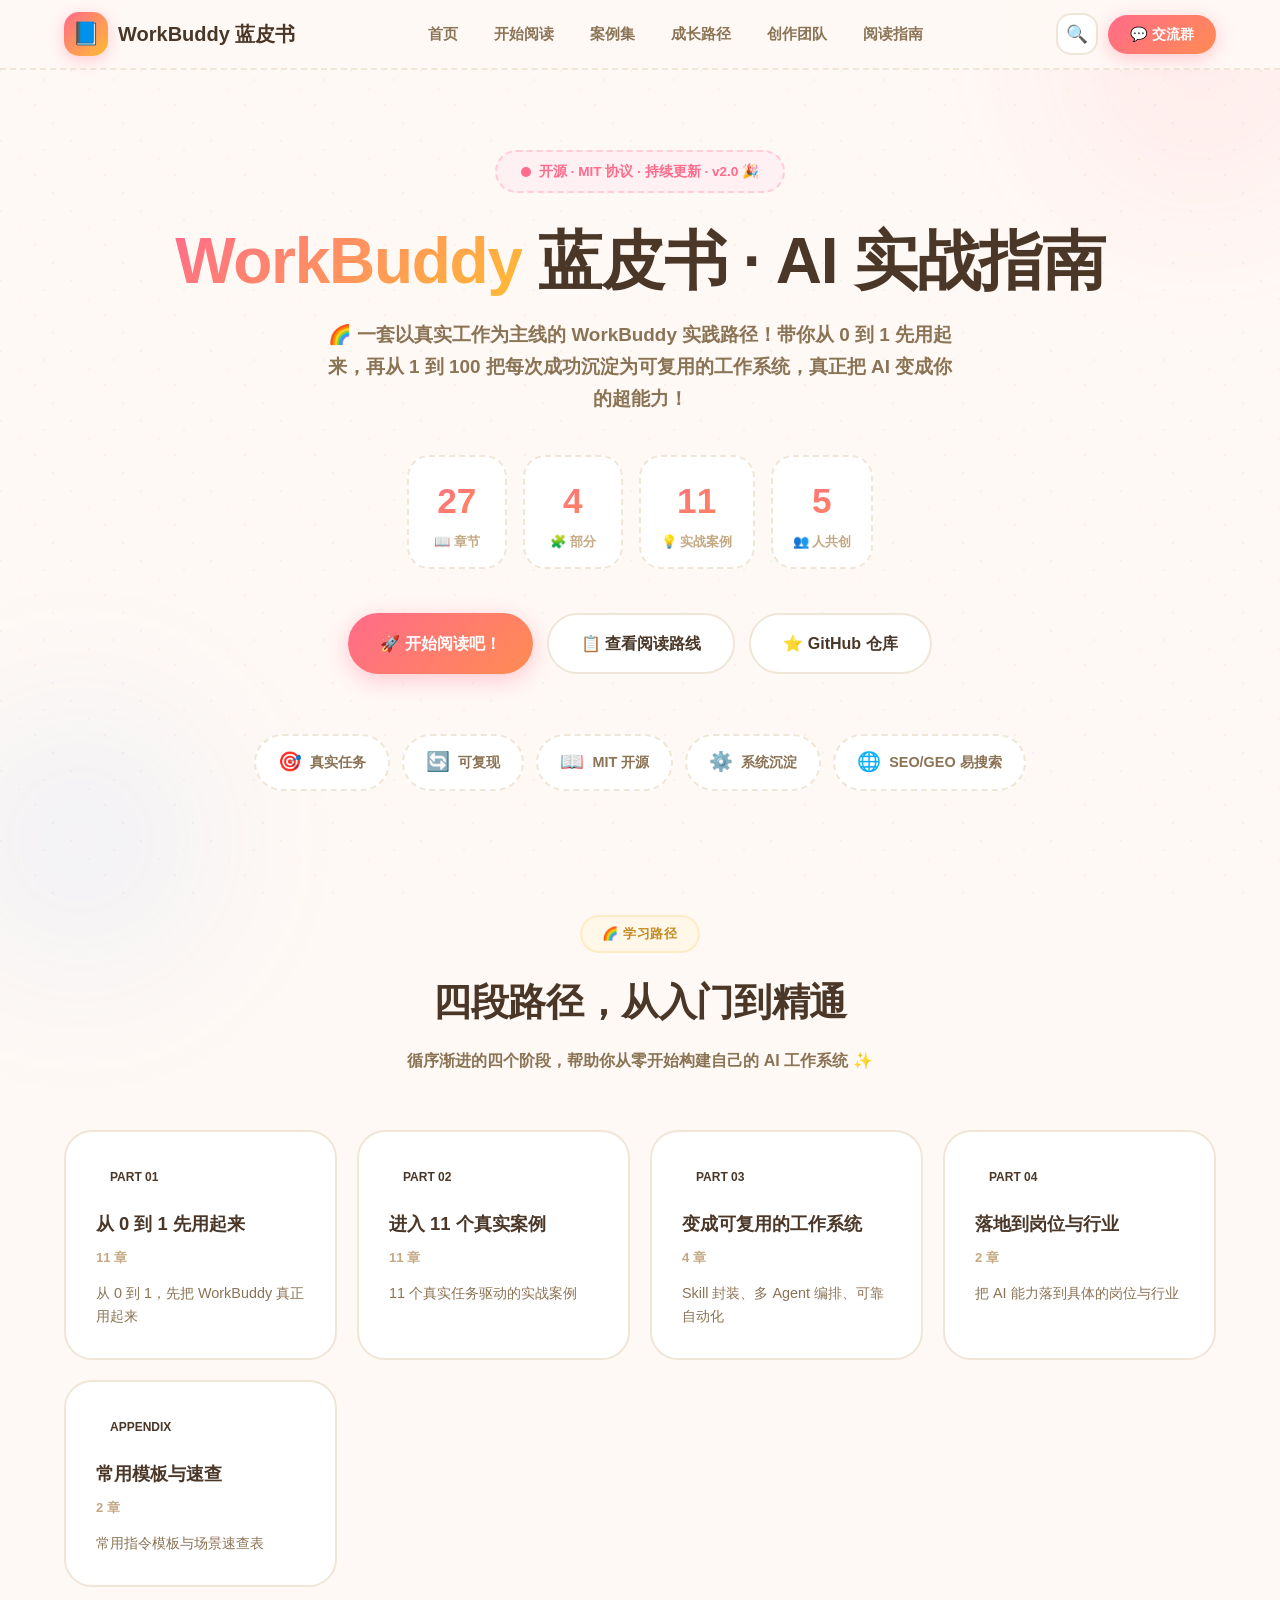
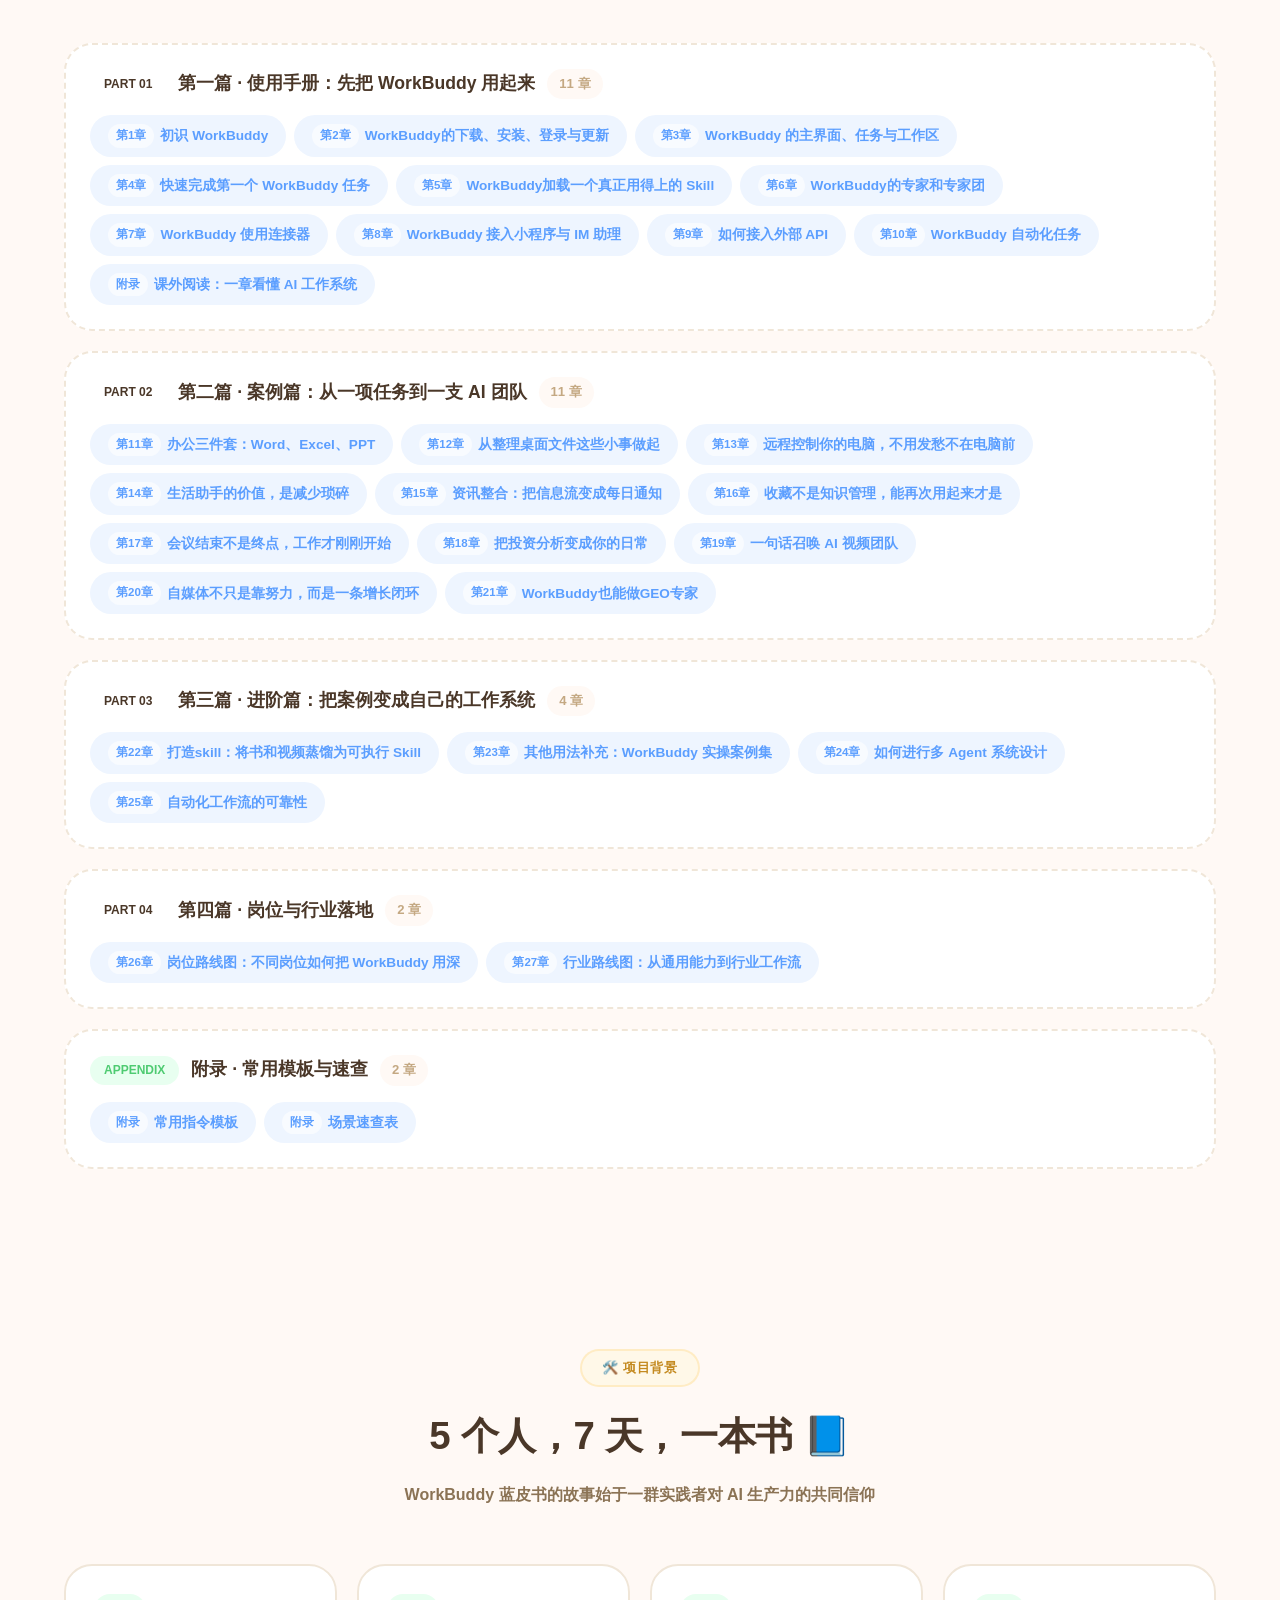
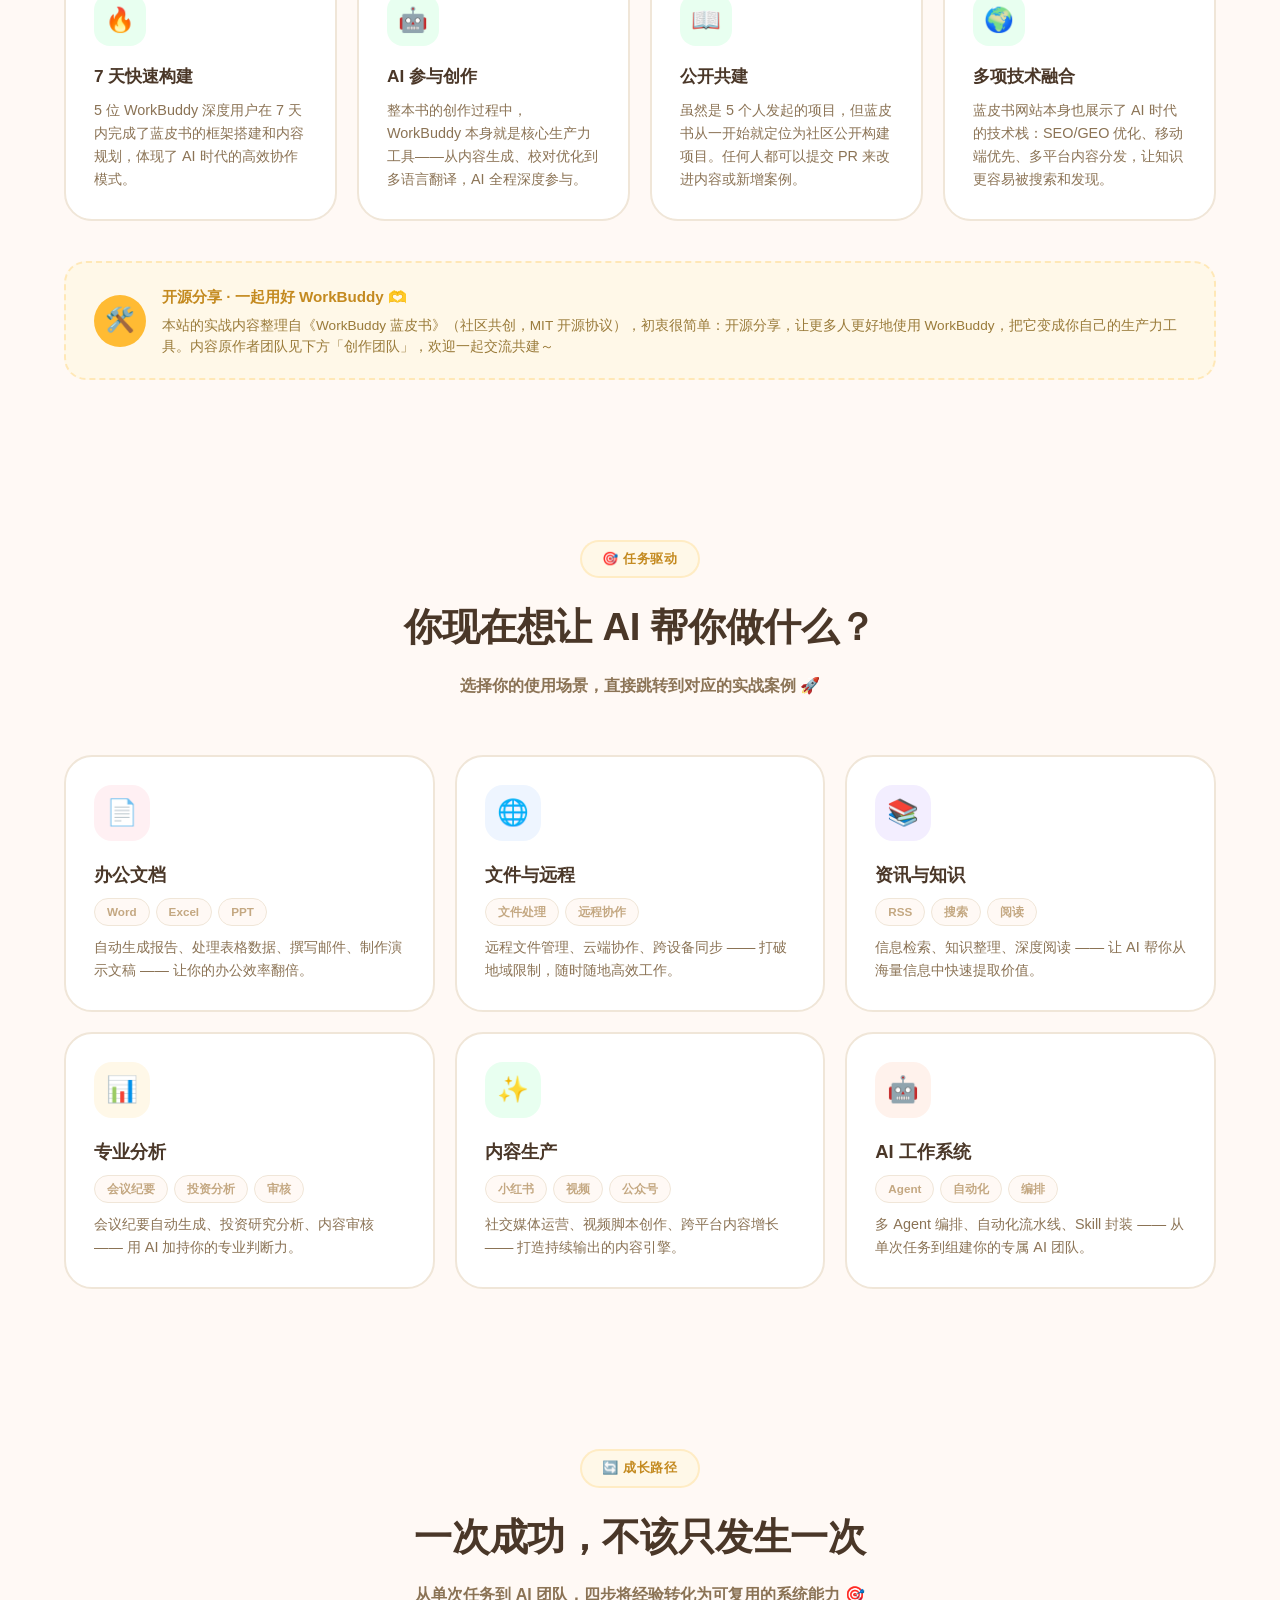
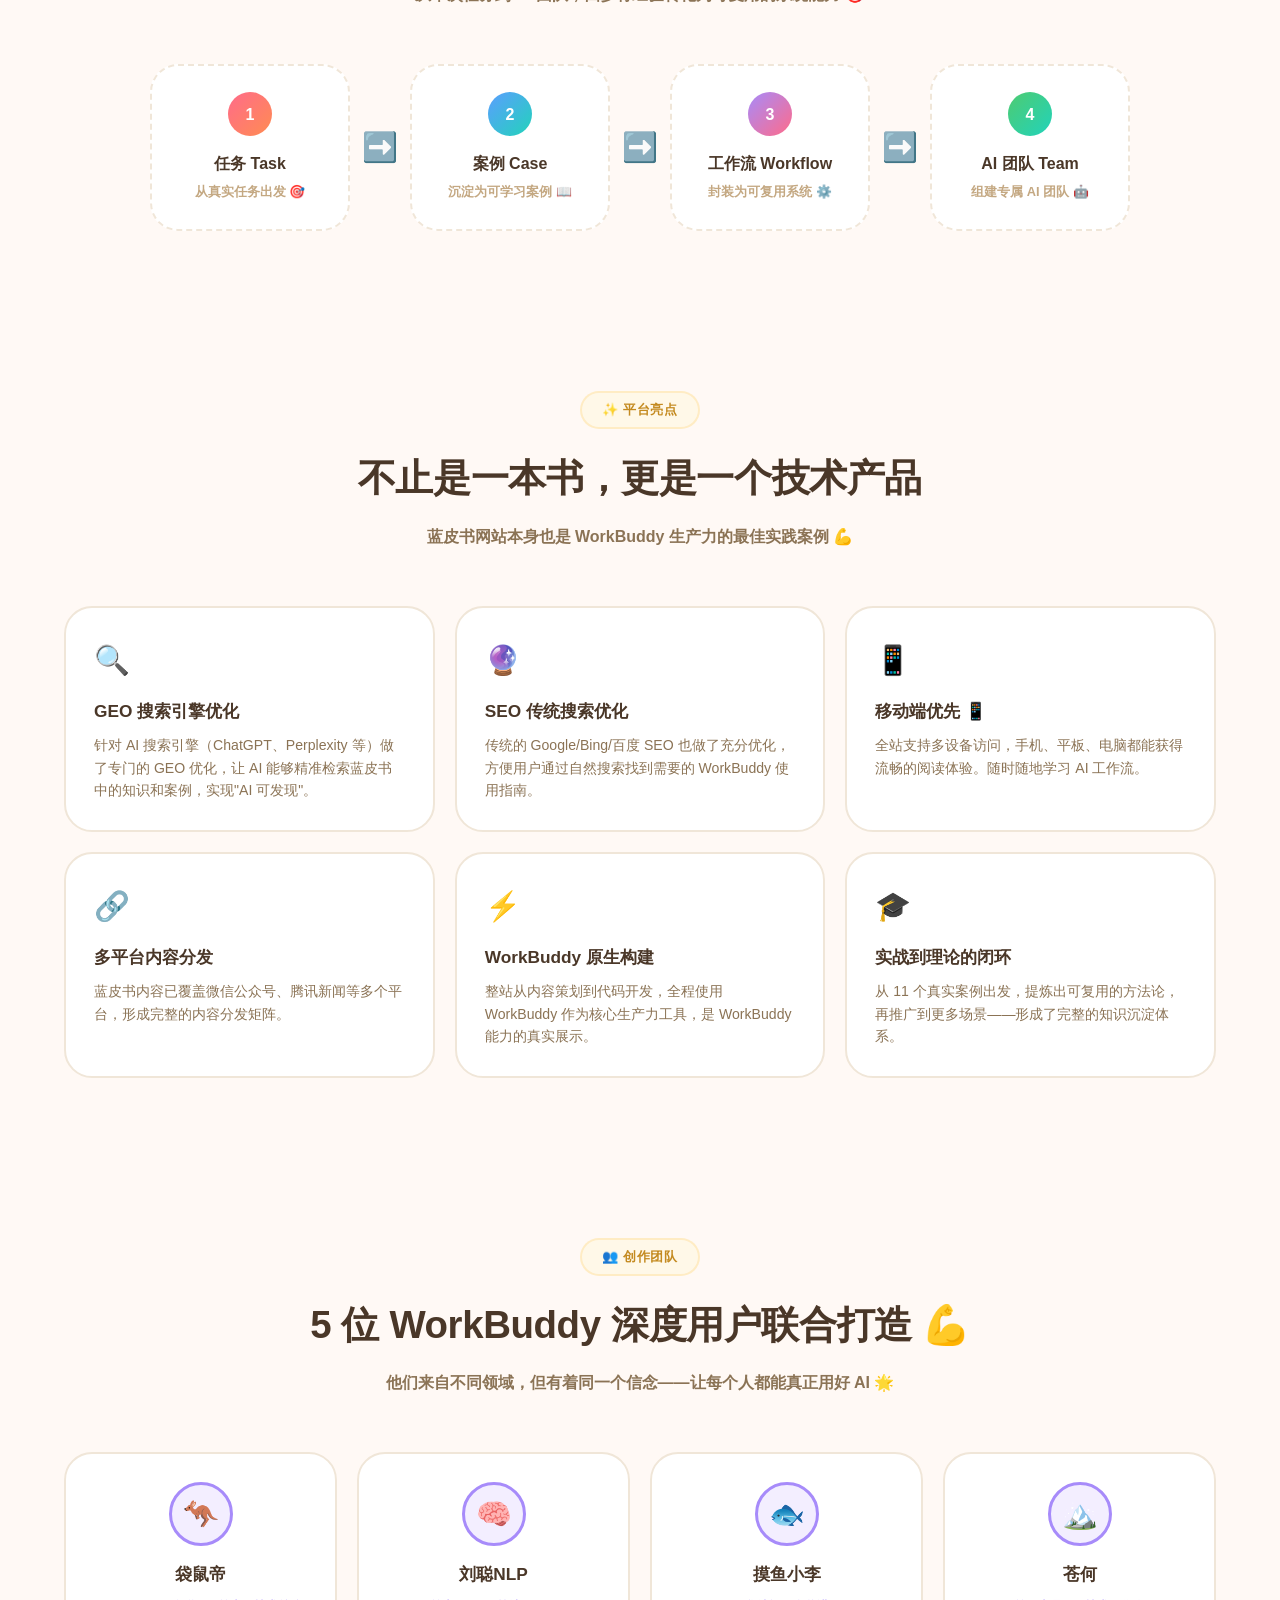
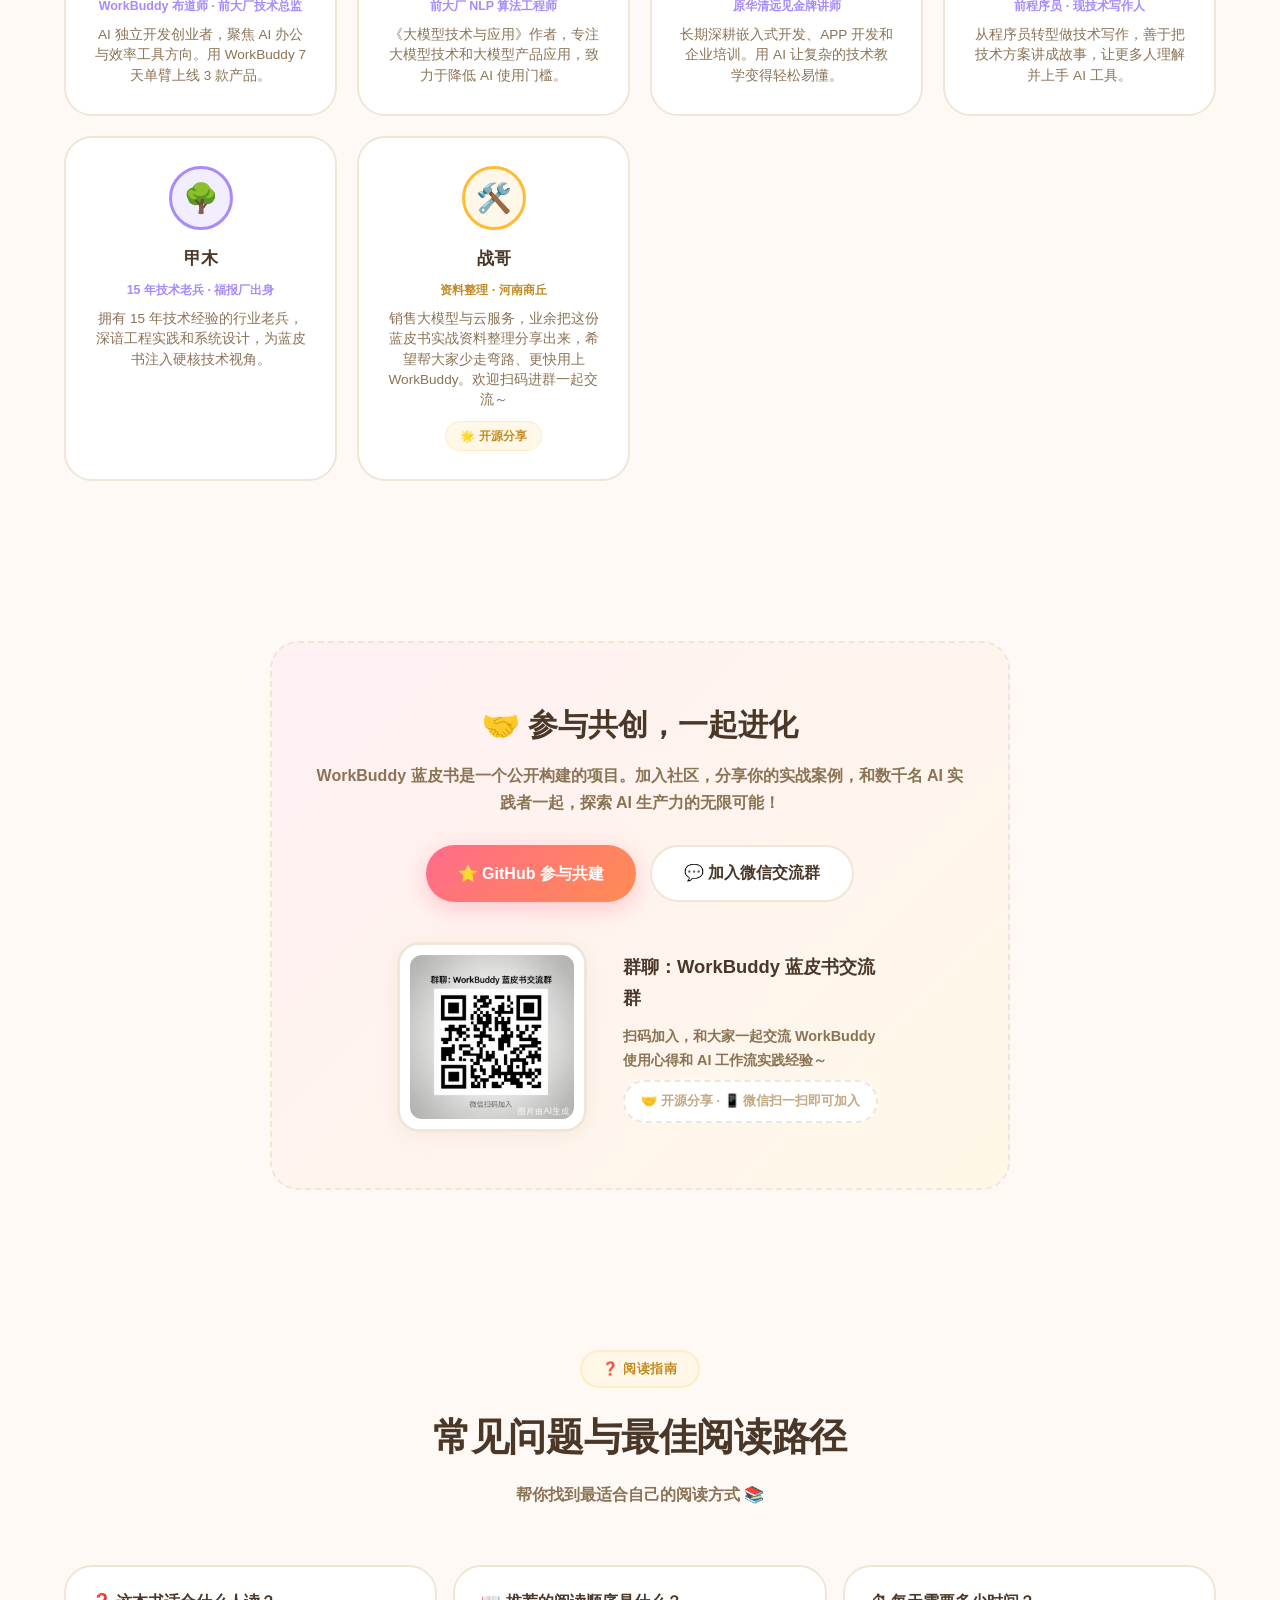
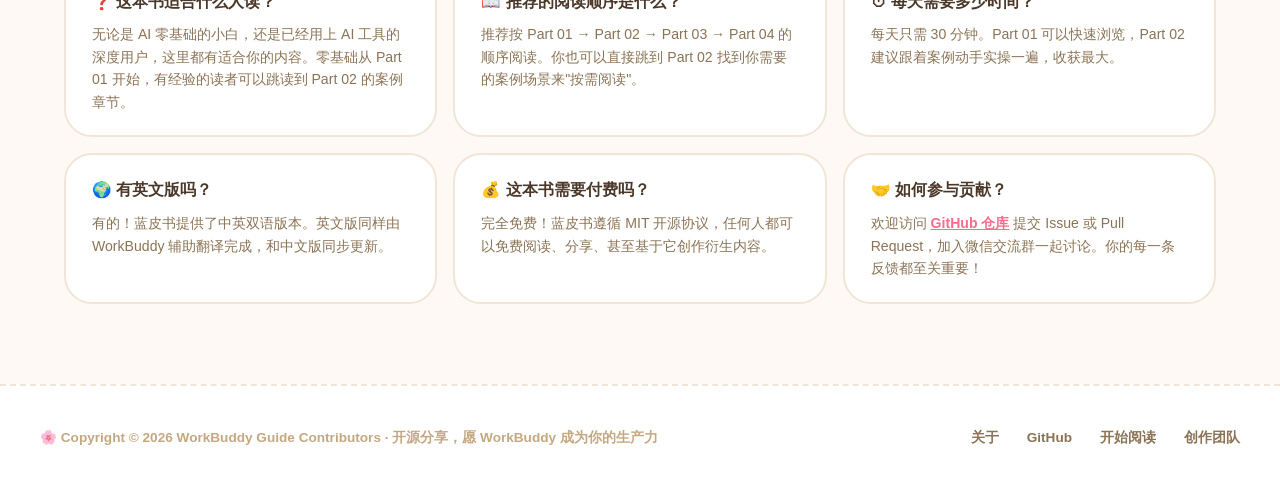
<file: index.html>
<!DOCTYPE html>
<html lang="zh-CN">
<head>
<meta charset="UTF-8">
<meta name="viewport" content="width=device-width, initial-scale=1.0">
<title>WorkBuddy 蓝皮书 🌈 AI 实战指南 - 从 0 到 1 学会 AI 工作流</title>
<meta name="description" content="WorkBuddy 蓝皮书 — 一套以真实工作为主线的 AI 实战指南。27 章节、11 个真实案例、4 条学习路径，开源分享，帮你从 0 到 1 构建自己的 AI 工作系统。">
<meta name="keywords" content="WorkBuddy, AI 工作流, AI 生产力, 智能助手, AI 实战, 蓝皮书">
<meta name="author" content="WorkBuddy Guide Contributors">
<meta property="og:title" content="WorkBuddy 蓝皮书 — AI 实战指南">
<meta property="og:description" content="27 章节、11 个真实案例，循序渐进的四条学习路径，开源分享，让 WorkBuddy 成为你的生产力。">
<meta property="og:url" content="https://ailinpete.github.io/workbuddy.shar/">
<meta property="og:type" content="website">
<meta property="og:site_name" content="WorkBuddy 蓝皮书">
<meta name="twitter:card" content="summary_large_image">
<meta name="twitter:title" content="WorkBuddy 蓝皮书 — AI 实战指南">
<meta name="twitter:description" content="27 章节、11 个真实案例，从 0 到 1 学会 AI 工作流。">
<link rel="canonical" href="https://ailinpete.github.io/workbuddy.shar/">
<link rel="icon" href="data:image/svg+xml,<svg xmlns='http://www.w3.org/2000/svg' viewBox='0 0 100 100'><text y='.9em' font-size='90'>📘</text></svg>">
<script type="application/ld+json">
{
  "@context": "https://schema.org",
  "@type": "Book",
  "name": "WorkBuddy 蓝皮书",
  "description": "一套以真实工作为主线的 WorkBuddy AI 实战指南，27 章节、11 个真实案例。",
  "author": {"@type": "Organization", "name": "WorkBuddy Guide Contributors"},
  "inLanguage": "zh-CN",
  "license": "https://opensource.org/licenses/MIT",
  "numberOfPages": "27",
  "about": {"@type": "Thing", "name": "WorkBuddy AI 工作流"}
}
</script>
<style>
  /* ===== 🌈 幼稚园糖果色主题 ===== */
  :root {
    --pink: #FF6B8A;       --pink-light: #FFF0F3;    --pink-bg: #FFF5F7;
    --blue: #5B9EFF;       --blue-light: #EEF5FF;    --blue-bg: #F5F9FF;
    --green: #4ECB71;      --green-light: #E8FFF0;   --green-bg: #F0FFF5;
    --yellow: #FFBB33;     --yellow-light: #FFF8E8;  --yellow-bg: #FFFCF5;
    --purple: #A78BFA;     --purple-light: #F3EEFF;  --purple-bg: #FAF8FF;
    --orange: #FF8C52;     --orange-light: #FFF2EC;
    --teal: #22D3BB;       --teal-light: #EDFFFB;
    --bg: #FFF9F5;
    --bg-card: #FFFFFF;
    --bg-nav: rgba(255, 249, 245, 0.92);
    --text: #4A3728;
    --text-secondary: #8B7355;
    --text-muted: #C4A882;
    --border: #F0E6D8;
    --shadow-sm: 0 4px 20px rgba(180, 160, 140, 0.12);
    --shadow-md: 0 8px 36px rgba(180, 160, 140, 0.18);
    --radius-lg: 28px;
    --radius-md: 22px;
    --radius-sm: 16px;
    --bounce: cubic-bezier(0.34, 1.56, 0.64, 1);
    --transition: 0.3s var(--bounce);
  }

  *, *::before, *::after { margin: 0; padding: 0; box-sizing: border-box; }
  html { scroll-behavior: smooth; font-size: 16px; }

  body {
    font-family: -apple-system, 'PingFang SC', 'Microsoft YaHei', 'Comic Sans MS', cursive, sans-serif;
    background: var(--bg);
    color: var(--text);
    line-height: 1.7;
    overflow-x: hidden;
  }

  .container { max-width: 1200px; margin: 0 auto; padding: 0 24px; }

  /* ===== 🎨 糖果斑点背景 ===== */
  .bg-grid {
    position: fixed; inset: 0; z-index: 0; pointer-events: none;
    background-image:
      radial-gradient(circle, #FF6B8A15 1.5px, transparent 1.5px),
      radial-gradient(circle, #5B9EFF15 1.5px, transparent 1.5px),
      radial-gradient(circle, #4ECB7115 1.5px, transparent 1.5px),
      radial-gradient(circle, #FFBB3315 1.5px, transparent 1.5px),
      radial-gradient(circle, #A78BFA15 1.5px, transparent 1.5px);
    background-size: 70px 70px;
    background-position: 0 0, 18px 18px, 36px 36px, 54px 54px, 9px 45px;
  }
  .bg-orb {
    position: fixed; border-radius: 50%; filter: blur(80px); z-index: 0; pointer-events: none;
  }
  .bg-orb.orb-1 {
    width: 320px; height: 320px; top: -100px; right: -80px;
    background: #FF6B8A; opacity: 0.08;
    animation: orbFloat 8s ease-in-out infinite;
  }
  .bg-orb.orb-2 {
    width: 280px; height: 280px; bottom: -80px; left: -60px;
    background: #5B9EFF; opacity: 0.08;
    animation: orbFloat 9s ease-in-out 2s infinite reverse;
  }
  @keyframes orbFloat {
    0%, 100% { transform: translate(0, 0) scale(1); }
    50% { transform: translate(25px, -18px) scale(1.12); }
  }

  /* ===== 🧸 导航栏 ===== */
  .nav {
    position: fixed; top: 0; left: 0; right: 0; z-index: 100;
    background: var(--bg-nav); backdrop-filter: blur(20px);
    border-bottom: 2px dashed var(--border);
  }
  .nav-inner {
    display: flex; align-items: center; justify-content: space-between;
    height: 68px; max-width: 1200px; margin: 0 auto; padding: 0 24px;
  }
  .nav-logo {
    display: flex; align-items: center; gap: 10px; font-size: 1.25rem; font-weight: 900;
    text-decoration: none; color: var(--text);
  }
  .nav-logo .logo-icon {
    width: 44px; height: 44px; border-radius: 15px;
    background: linear-gradient(135deg, #FF6B8A, #FFBB33);
    display: flex; align-items: center; justify-content: center; font-size: 1.4rem;
    box-shadow: 0 4px 16px rgba(255, 107, 138, 0.35);
    animation: logoBounce 2s ease-in-out infinite;
  }
  @keyframes logoBounce {
    0%, 100% { transform: translateY(0); }
    50% { transform: translateY(-5px); }
  }
  .nav-links { display: flex; align-items: center; gap: 4px; list-style: none; }
  .nav-links a {
    text-decoration: none; color: var(--text-secondary); padding: 9px 16px;
    border-radius: 30px; font-size: 0.92rem; font-weight: 700;
    transition: all var(--transition);
  }
  .nav-links a:hover {
    color: var(--pink); background: var(--pink-light);
    transform: scale(1.06);
  }
  .nav-actions { display: flex; align-items: center; gap: 10px; }
  .btn-theme, .btn-search {
    width: 42px; height: 42px; border-radius: 15px;
    border: 2.5px solid var(--border); background: var(--bg-card);
    cursor: pointer; font-size: 1.1rem; color: var(--text-secondary);
    transition: all var(--transition); display: flex; align-items: center; justify-content: center;
  }
  .btn-theme:hover, .btn-search:hover {
    border-color: var(--blue); color: var(--blue);
    transform: scale(1.12);
    box-shadow: 0 4px 16px rgba(91, 158, 255, 0.2);
  }
  .btn-community {
    padding: 10px 22px; border-radius: 30px;
    background: linear-gradient(135deg, #FF6B8A, #FF8C52);
    color: #fff; font-size: 0.88rem; font-weight: 800;
    border: none; cursor: pointer; font-family: inherit;
    transition: all var(--transition);
    box-shadow: 0 4px 18px rgba(255, 107, 138, 0.35);
  }
  .btn-community:hover {
    transform: scale(1.08);
    box-shadow: 0 8px 28px rgba(255, 107, 138, 0.45);
  }
  .mobile-toggle {
    display: none; background: none; border: none; cursor: pointer;
    flex-direction: column; gap: 5px; padding: 10px;
    border-radius: 14px; background: var(--bg-card); border: 2px solid var(--border);
  }
  .mobile-toggle span {
    width: 22px; height: 3px; background: var(--text); border-radius: 3px;
    transition: var(--transition);
  }

  /* ===== 🎪 Hero ===== */
  .hero {
    position: relative; z-index: 1; padding: 150px 0 60px; text-align: center;
  }
  .hero-badge {
    display: inline-flex; align-items: center; gap: 8px; padding: 8px 24px;
    border-radius: 30px; background: var(--pink-light);
    border: 2px dashed #FF6B8A44;
    font-size: 0.85rem; color: var(--pink); font-weight: 800;
    margin-bottom: 32px;
  }
  .hero-badge .dot {
    width: 10px; height: 10px; border-radius: 50%; background: var(--pink);
    animation: pulse 2s ease-in-out infinite;
  }
  @keyframes pulse {
    0%, 100% { transform: scale(1); opacity: 1; }
    50% { transform: scale(1.5); opacity: 0.4; }
  }
  .hero h1 {
    font-size: clamp(2.5rem, 5vw, 4rem); font-weight: 900; line-height: 1.15;
    letter-spacing: -0.02em; margin-bottom: 20px;
  }
  .hero h1 .gradient-text {
    background: linear-gradient(135deg, #FF6B8A, #FFBB33, #4ECB71, #5B9EFF, #A78BFA);
    -webkit-background-clip: text; -webkit-text-fill-color: transparent;
    background-clip: text;
    background-size: 400% 400%;
    animation: rainbow 5s ease-in-out infinite;
  }
  @keyframes rainbow {
    0%, 100% { background-position: 0% 50%; }
    50% { background-position: 100% 50%; }
  }
  .hero p {
    font-size: clamp(1rem, 2vw, 1.18rem); color: var(--text-secondary);
    max-width: 640px; margin: 0 auto 40px; font-weight: 600;
  }
  .hero-stats {
    display: flex; justify-content: center; gap: 16px; margin-bottom: 44px;
    flex-wrap: wrap;
  }
  .hero-stats .stat {
    text-align: center; padding: 14px 20px; min-width: 100px;
    border-radius: var(--radius-md); border: 2.5px dashed var(--border);
    background: var(--bg-card);
    transition: all var(--transition);
  }
  .hero-stats .stat:hover {
    transform: translateY(-4px);
    box-shadow: var(--shadow-md);
    border-style: solid;
  }
  .hero-stats .stat:nth-child(1):hover { border-color: var(--pink); background: var(--pink-light); }
  .hero-stats .stat:nth-child(2):hover { border-color: var(--blue); background: var(--blue-light); }
  .hero-stats .stat:nth-child(3):hover { border-color: var(--green); background: var(--green-light); }
  .hero-stats .stat:nth-child(4):hover { border-color: var(--yellow); background: var(--yellow-light); }
  .hero-stats .stat .num {
    font-size: 2.2rem; font-weight: 900;
    background: linear-gradient(135deg, var(--pink), var(--orange));
    -webkit-background-clip: text; -webkit-text-fill-color: transparent;
    background-clip: text;
  }
  .hero-stats .stat .label { font-size: 0.82rem; font-weight: 700; color: var(--text-muted); }
  .hero-buttons { display: flex; justify-content: center; gap: 14px; flex-wrap: wrap; }
  .btn {
    display: inline-flex; align-items: center; gap: 8px; padding: 15px 32px;
    border-radius: 40px; font-size: 1rem; font-weight: 800; text-decoration: none;
    border: none; cursor: pointer; transition: all var(--transition);
    font-family: inherit;
  }
  .btn-primary {
    background: linear-gradient(135deg, #FF6B8A, #FF8C52);
    color: #fff;
    box-shadow: 0 6px 24px rgba(255, 107, 138, 0.35);
  }
  .btn-primary:hover {
    transform: translateY(-4px) scale(1.04);
    box-shadow: 0 12px 36px rgba(255, 107, 138, 0.45);
  }
  .btn-outline {
    background: var(--bg-card); color: var(--text);
    border: 2.5px solid var(--border); font-weight: 700;
  }
  .btn-outline:hover {
    border-color: var(--blue); color: var(--blue);
    transform: translateY(-4px) scale(1.04);
    box-shadow: var(--shadow-sm);
  }

  /* ===== 🏷 特性标签 ===== */
  .features-bar {
    position: relative; z-index: 1; display: flex; justify-content: center; gap: 12px;
    flex-wrap: wrap; padding: 0 24px 44px;
  }
  .feature-tag {
    display: flex; align-items: center; gap: 8px; padding: 10px 22px;
    border-radius: 30px; background: var(--bg-card); border: 2.5px dashed var(--border);
    font-size: 0.9rem; font-weight: 700; color: var(--text-secondary);
    transition: all var(--transition);
  }
  .feature-tag:hover {
    border-style: solid; border-color: var(--blue);
    transform: translateY(-3px);
    box-shadow: var(--shadow-sm);
  }
  .feature-tag .tag-icon { font-size: 1.2rem; }

  /* ===== 📚 区域通用 ===== */
  section { position: relative; z-index: 1; padding: 80px 0; }
  .section-header { text-align: center; margin-bottom: 56px; }
  .section-label {
    display: inline-block; padding: 6px 20px; border-radius: 30px;
    background: var(--yellow-light); color: #C48A20;
    font-size: 0.82rem; font-weight: 800; text-transform: uppercase;
    letter-spacing: 0.05em; margin-bottom: 16px;
    border: 2px solid #FFBB3333;
  }
  .section-header h2 {
    font-size: clamp(1.8rem, 3vw, 2.5rem); font-weight: 900;
    margin-bottom: 12px; letter-spacing: -0.01em;
  }
  .section-header p { color: var(--text-secondary); max-width: 560px; margin: 0 auto; font-weight: 600; }

  /* ===== 📖 学习路径卡片 ===== */
  .paths-grid {
    display: grid; grid-template-columns: repeat(auto-fit, minmax(270px, 1fr));
    gap: 20px;
  }
  .path-card {
    display: block; text-decoration: none; color: inherit;
    background: var(--bg-card); border: 2.5px solid var(--border);
    border-radius: var(--radius-lg); padding: 30px;
    transition: all var(--transition); position: relative; overflow: hidden;
  }
  .path-card::before {
    content: ''; position: absolute; top: 0; left: 0; right: 0; height: 5px;
    transition: all var(--transition); border-radius: 5px 5px 0 0;
  }
  .path-card.part-1::before { background: linear-gradient(90deg, var(--pink), var(--orange)); }
  .path-card.part-2::before { background: linear-gradient(90deg, var(--blue), var(--teal)); }
  .path-card.part-3::before { background: linear-gradient(90deg, var(--purple), var(--pink)); }
  .path-card.part-4::before { background: linear-gradient(90deg, var(--orange), var(--yellow)); }
  .path-card:hover {
    transform: translateY(-6px);
    box-shadow: var(--shadow-md);
  }
  .part-badge {
    display: inline-block; padding: 5px 14px; border-radius: 30px;
    font-size: 0.75rem; font-weight: 800; margin-bottom: 16px;
  }
  .part-1 .part-badge { background: var(--pink-light); color: var(--pink); }
  .part-2 .part-badge { background: var(--blue-light); color: var(--blue); }
  .part-3 .part-badge { background: var(--purple-light); color: var(--purple); }
  .part-4 .part-badge { background: var(--orange-light); color: var(--orange); }
  .path-card h3 { font-size: 1.15rem; font-weight: 800; margin-bottom: 8px; }
  .path-card .chapter-range { color: var(--text-muted); font-size: 0.82rem; font-weight: 700; margin-bottom: 12px; }
  .path-card p { color: var(--text-secondary); font-size: 0.9rem; line-height: 1.6; }

  /* 章节目录 */
  .catalog { margin-top: 56px; text-align: left; }
  .catalog-part {
    background: var(--bg-card); border: 2.5px dashed var(--border);
    border-radius: var(--radius-lg); padding: 24px; margin-bottom: 20px;
    transition: all var(--transition);
  }
  .catalog-part:hover { border-style: solid; border-color: var(--blue); }
  .catalog-part-head {
    display: flex; align-items: center; gap: 12px; margin-bottom: 16px; flex-wrap: wrap;
  }
  .cp-badge {
    padding: 4px 14px; border-radius: 30px; font-size: 0.75rem; font-weight: 800;
  }
  .cp-badge.part-1 { background: var(--pink-light); color: var(--pink); }
  .cp-badge.part-2 { background: var(--blue-light); color: var(--blue); }
  .cp-badge.part-3 { background: var(--purple-light); color: var(--purple); }
  .cp-badge.part-4 { background: var(--orange-light); color: var(--orange); }
  .cp-badge.appendix { background: var(--green-light); color: var(--green); }
  .catalog-part-head h3 { font-size: 1.1rem; font-weight: 800; }
  .cp-count { color: var(--text-muted); font-size: 0.82rem; font-weight: 700;
    background: var(--bg); padding: 4px 12px; border-radius: 20px; }
  .chapter-chips { display: flex; flex-wrap: wrap; gap: 8px; }
  .chapter-chip {
    display: inline-flex; align-items: center; gap: 6px;
    padding: 7px 16px; border-radius: 30px;
    background: var(--blue-light); color: var(--blue);
    text-decoration: none; font-size: 0.85rem; font-weight: 700;
    transition: all var(--transition);
    border: 2px solid transparent;
  }
  .chapter-chip:hover {
    background: var(--blue); color: #fff;
    transform: scale(1.04);
  }
  .chapter-chip .cnum {
    font-size: 0.72rem; background: rgba(255,255,255,0.6);
    padding: 2px 8px; border-radius: 12px; font-weight: 800;
  }
  .chapter-chip:hover .cnum { background: rgba(255,255,255,0.3); }

  /* 搜索 */
  .search-results { margin-top: 12px; max-height: 320px; overflow-y: auto; }
  .search-result {
    display: flex; align-items: center; gap: 10px;
    padding: 10px 16px; text-decoration: none; color: var(--text);
    border-radius: 12px; transition: all var(--transition);
  }
  .search-result:hover { background: var(--blue-light); }
  .sr-part {
    font-size: 0.72rem; font-weight: 800; padding: 2px 10px;
    border-radius: 20px; background: var(--pink-light); color: var(--pink);
    white-space: nowrap;
  }
  .sr-title { font-size: 0.9rem; font-weight: 600; }
  .search-empty { padding: 16px; text-align: center; color: var(--text-muted); font-size: 0.9rem; font-weight: 600; }

  /* ===== 📖 编辑人笔记 ===== */
  .curator-note {
    display: flex; align-items: center; gap: 16px; margin-top: 40px;
    padding: 20px 28px; border-radius: var(--radius-md);
    background: var(--yellow-light); border: 2px dashed #FFBB3344;
  }
  .curator-avatar {
    width: 52px; height: 52px; border-radius: 50%; background: var(--yellow);
    display: flex; align-items: center; justify-content: center;
    font-size: 1.5rem; flex-shrink: 0;
  }
  .curator-note strong { color: #C48A20; font-size: 0.95rem; }
  .curator-note p { color: #9A7B3A; font-size: 0.85rem; line-height: 1.6; margin-top: 4px; }

  /* ===== 🎯 任务卡片 ===== */
  .tasks-grid {
    display: grid; grid-template-columns: repeat(auto-fit, minmax(290px, 1fr));
    gap: 20px;
  }
  .task-card {
    display: block; text-decoration: none; color: inherit;
    background: var(--bg-card); border: 2.5px solid var(--border);
    border-radius: var(--radius-lg); padding: 28px;
    transition: all var(--transition); position: relative; overflow: hidden;
  }
  .task-card:hover {
    transform: translateY(-6px);
    box-shadow: var(--shadow-md);
  }
  .task-card .task-icon {
    width: 56px; height: 56px; border-radius: 18px; display: flex;
    align-items: center; justify-content: center; font-size: 1.6rem;
    margin-bottom: 18px;
  }
  .task-card .task-icon.i1 { background: var(--pink-light); }
  .task-card .task-icon.i2 { background: var(--blue-light); }
  .task-card .task-icon.i3 { background: var(--purple-light); }
  .task-card .task-icon.i4 { background: var(--yellow-light); }
  .task-card .task-icon.i5 { background: var(--green-light); }
  .task-card .task-icon.i6 { background: var(--orange-light); }
  .task-card h3 { font-size: 1.15rem; font-weight: 800; margin-bottom: 8px; }
  .task-card p { color: var(--text-secondary); font-size: 0.9rem; line-height: 1.6; }
  .task-tags { display: flex; flex-wrap: wrap; gap: 6px; margin-bottom: 10px; }
  .task-tags span {
    padding: 3px 12px; border-radius: 20px; font-size: 0.73rem; font-weight: 700;
    background: var(--bg); color: var(--text-muted);
    border: 1.5px solid var(--border);
  }
  .task-card .arrow {
    position: absolute; bottom: 24px; right: 24px; width: 36px; height: 36px;
    border-radius: 50%; background: var(--blue-light); display: flex;
    align-items: center; justify-content: center; opacity: 0; color: var(--blue);
    font-weight: 800; font-size: 1.1rem;
    transition: all var(--transition);
  }
  .task-card:hover .arrow { opacity: 1; }

  /* ===== 📖 关于卡片 ===== */
  .about-grid {
    display: grid; grid-template-columns: repeat(auto-fit, minmax(260px, 1fr));
    gap: 20px;
  }
  .about-card {
    background: var(--bg-card); border: 2.5px solid var(--border);
    border-radius: var(--radius-lg); padding: 28px;
    transition: all var(--transition);
  }
  .about-card:hover {
    transform: translateY(-6px);
    box-shadow: var(--shadow-md);
    border-color: var(--green);
  }
  .about-card .about-icon {
    width: 52px; height: 52px; border-radius: 16px;
    display: flex; align-items: center; justify-content: center;
    font-size: 1.5rem; margin-bottom: 16px;
    background: var(--green-light);
  }
  .about-card h3 { font-size: 1.08rem; font-weight: 800; margin-bottom: 8px; }
  .about-card p { color: var(--text-secondary); font-size: 0.9rem; line-height: 1.6; }

  /* ===== 🔄 流程步骤 ===== */
  .pipeline {
    display: flex; align-items: center; justify-content: center; flex-wrap: wrap;
    gap: 12px; margin-top: 8px;
  }
  .pipeline-step {
    text-align: center; padding: 26px 20px; border-radius: var(--radius-lg);
    background: var(--bg-card); border: 2.5px dashed var(--border);
    min-width: 160px; flex: 1; max-width: 200px;
    transition: all var(--transition);
  }
  .pipeline-step:hover {
    transform: translateY(-4px);
    box-shadow: var(--shadow-md); border-style: solid;
  }
  .pipeline-step .step-num {
    width: 44px; height: 44px; margin: 0 auto 14px; border-radius: 50%;
    display: flex; align-items: center; justify-content: center;
    font-weight: 900; color: #fff; font-size: 1rem;
  }
  .pipeline-step:nth-child(1) .step-num { background: linear-gradient(135deg, var(--pink), var(--orange)); }
  .pipeline-step:nth-child(3) .step-num { background: linear-gradient(135deg, var(--blue), var(--teal)); }
  .pipeline-step:nth-child(5) .step-num { background: linear-gradient(135deg, var(--purple), var(--pink)); }
  .pipeline-step:nth-child(7) .step-num { background: linear-gradient(135deg, var(--green), var(--teal)); }
  .pipeline-arrow {
    font-size: 1.8rem; color: var(--text-muted); flex-shrink: 0;
    animation: arrowPulse 1.5s ease-in-out infinite;
  }
  @keyframes arrowPulse {
    0%, 100% { opacity: 0.3; transform: scale(1); }
    50% { opacity: 1; transform: scale(1.2); }
  }
  .pipeline-step .step-title { font-weight: 800; font-size: 1rem; margin-bottom: 4px; }
  .pipeline-step .step-desc { color: var(--text-muted); font-size: 0.8rem; font-weight: 600; }

  /* ===== ✨ 功能亮点 ===== */
  .features-grid {
    display: grid; grid-template-columns: repeat(auto-fit, minmax(290px, 1fr));
    gap: 20px;
  }
  .feature-card {
    background: var(--bg-card); border: 2.5px solid var(--border);
    border-radius: var(--radius-lg); padding: 28px;
    transition: all var(--transition); display: flex; flex-direction: column; gap: 8px;
  }
  .feature-card:hover {
    transform: translateY(-6px);
    box-shadow: var(--shadow-md);
    border-color: var(--purple);
  }
  .feature-card .feature-icon { font-size: 1.8rem; margin-bottom: 4px; }
  .feature-card h3 { font-size: 1.08rem; font-weight: 800; }
  .feature-card p { color: var(--text-secondary); font-size: 0.88rem; line-height: 1.6; }

  /* ===== 👥 团队卡片 ===== */
  .team-grid {
    display: grid; grid-template-columns: repeat(auto-fit, minmax(230px, 1fr));
    gap: 20px;
  }
  .team-card {
    background: var(--bg-card); border: 2.5px solid var(--border);
    border-radius: var(--radius-lg); padding: 28px; text-align: center;
    transition: all var(--transition); position: relative;
  }
  .team-card:hover {
    transform: translateY(-6px);
    box-shadow: var(--shadow-md);
  }
  .team-card .team-avatar {
    width: 64px; height: 64px; margin: 0 auto 14px; border-radius: 50%;
    background: var(--purple-light); border: 3px solid var(--purple);
    display: flex; align-items: center; justify-content: center; font-size: 1.8rem;
  }
  .team-card:hover .team-avatar { animation: wiggle 0.5s ease-in-out; }
  @keyframes wiggle {
    0%, 100% { transform: rotate(0); }
    25% { transform: rotate(-8deg); }
    75% { transform: rotate(8deg); }
  }
  .team-card .team-name { font-size: 1.08rem; font-weight: 800; margin-bottom: 6px; }
  .team-card .team-title {
    font-size: 0.78rem; color: var(--purple); margin-bottom: 8px; font-weight: 700;
  }
  .team-card .team-desc {
    color: var(--text-secondary); font-size: 0.85rem; line-height: 1.5;
  }
  .team-card.curator .team-avatar { background: var(--yellow-light); border-color: var(--yellow); }
  .team-card.curator .team-title { color: #C48A20; }
  .curator-tag {
    display: inline-block; margin-top: 10px; padding: 4px 14px;
    border-radius: 20px; font-size: 0.73rem; font-weight: 800;
    background: var(--yellow-light); color: #C48A20;
    border: 1.5px solid #FFBB3333;
  }

  /* ===== ❓ FAQ ===== */
  .faq-grid {
    display: grid; grid-template-columns: repeat(auto-fit, minmax(340px, 1fr));
    gap: 16px;
  }
  .faq-item {
    background: var(--bg-card); border: 2.5px solid var(--border);
    border-radius: var(--radius-lg); padding: 22px 26px;
    transition: all var(--transition);
  }
  .faq-item:hover {
    border-color: var(--pink);
    box-shadow: var(--shadow-sm);
  }
  .faq-item .faq-q {
    font-size: 0.98rem; font-weight: 800; margin-bottom: 8px; color: var(--text);
  }
  .faq-item .faq-a {
    font-size: 0.88rem; color: var(--text-secondary); line-height: 1.6;
  }

  /* ===== 🤝 CTA ===== */
  .cta {
    text-align: center; padding: 80px 24px; position: relative; z-index: 1;
  }
  .cta-container {
    max-width: 740px; margin: 0 auto; padding: 56px 40px;
    border-radius: var(--radius-lg); background: linear-gradient(135deg, var(--pink-light), var(--yellow-light));
    border: 2.5px dashed var(--border);
    position: relative; overflow: hidden;
  }
  .cta-container > * { position: relative; z-index: 1; }
  .cta h2 { font-size: 1.9rem; font-weight: 900; margin-bottom: 12px; }
  .cta p { color: var(--text-secondary); margin-bottom: 28px; font-weight: 600; }
  .cta-buttons { display: flex; justify-content: center; gap: 14px; flex-wrap: wrap; }
  .qr-section {
    display: flex; align-items: center; justify-content: center; gap: 36px;
    margin-top: 40px; flex-wrap: wrap;
  }
  .qr-image {
    width: 190px; height: 190px; border-radius: var(--radius-md);
    border: 3px solid var(--border); background: #fff; padding: 10px;
    box-shadow: var(--shadow-sm); transition: transform var(--transition);
  }
  .qr-image:hover { transform: scale(1.06); }
  .qr-image img { width: 100%; height: 100%; object-fit: contain; border-radius: 12px; }
  .qr-info { text-align: left; max-width: 260px; }
  .qr-info h3 { font-size: 1.15rem; font-weight: 800; margin-bottom: 10px; }
  .qr-info p { color: var(--text-secondary); font-size: 0.9rem; margin-bottom: 8px; }
  .qr-info .qr-note {
    display: inline-flex; align-items: center; gap: 6px; font-size: 0.82rem;
    color: var(--text-muted); background: var(--bg-card); padding: 8px 16px;
    border-radius: 30px; font-weight: 700;
    border: 2px dashed var(--border);
  }

  /* ===== 🔍 搜索弹窗 ===== */
  .search-overlay {
    position: fixed; inset: 0; z-index: 200; background: rgba(0,0,0,0.3);
    backdrop-filter: blur(6px); display: none; align-items: flex-start;
    justify-content: center; padding-top: 20vh;
  }
  .search-overlay.active { display: flex; }
  .search-modal {
    width: 100%; max-width: 540px; background: var(--bg-card);
    border: 3px solid var(--border); border-radius: var(--radius-lg);
    padding: 18px; box-shadow: var(--shadow-md);
  }
  .search-modal input {
    width: 100%; padding: 15px 20px; border-radius: 40px;
    border: 2.5px solid var(--border); background: var(--bg);
    color: var(--text); font-size: 1.05rem; outline: none;
    font-family: inherit; font-weight: 600;
  }
  .search-modal input:focus { border-color: var(--blue); }

  /* ===== 📱 二维码弹窗 ===== */
  .qr-overlay {
    position: fixed; inset: 0; z-index: 200; background: rgba(0,0,0,0.4);
    backdrop-filter: blur(6px); display: none; align-items: center;
    justify-content: center; padding: 24px;
  }
  .qr-overlay.active { display: flex; }
  .qr-modal {
    background: var(--bg-card); border: 3px solid var(--border);
    border-radius: var(--radius-lg); padding: 36px; max-width: 360px; width: 100%;
    text-align: center; box-shadow: var(--shadow-md);
  }
  .qr-modal img {
    width: 100%; max-width: 230px; border-radius: 16px;
    border: 2px solid var(--border); margin-bottom: 16px;
  }
  .qr-modal h3 { font-size: 1.15rem; font-weight: 800; margin-bottom: 8px; }
  .qr-modal p { color: var(--text-secondary); font-size: 0.88rem; margin-bottom: 20px; font-weight: 600; }
  .qr-modal .close-btn {
    padding: 11px 28px; border-radius: 30px;
    border: 2.5px solid var(--border); background: var(--bg-card);
    color: var(--text); font-weight: 800; font-family: inherit;
    cursor: pointer; transition: all var(--transition);
  }
  .qr-modal .close-btn:hover {
    border-color: var(--pink); color: var(--pink);
    transform: scale(1.05);
  }

  /* ===== 📱 移动菜单 ===== */
  .mobile-menu {
    display: none; position: fixed; top: 68px; left: 0; right: 0; bottom: 0;
    background: var(--bg-nav); backdrop-filter: blur(20px); z-index: 99;
    padding: 24px; flex-direction: column; gap: 6px;
  }
  .mobile-menu.active { display: flex; }
  .mobile-menu a {
    display: block; padding: 15px 22px; border-radius: var(--radius-sm);
    text-decoration: none; color: var(--text); font-size: 1.08rem;
    font-weight: 800; transition: background var(--transition);
  }
  .mobile-menu a:hover { background: var(--pink-light); }

  /* ===== 📋 底部 ===== */
  .footer {
    position: relative; z-index: 1; padding: 40px 24px;
    border-top: 2px dashed var(--border); text-align: center;
    background: var(--bg-card);
  }
  .footer-inner {
    max-width: 1200px; margin: 0 auto; display: flex;
    justify-content: space-between; align-items: center; flex-wrap: wrap; gap: 16px;
  }
  .footer p { color: var(--text-muted); font-size: 0.85rem; font-weight: 600; }
  .footer-links { display: flex; gap: 28px; }
  .footer-links a { color: var(--text-secondary); text-decoration: none; font-size: 0.85rem; font-weight: 700; transition: color var(--transition); }
  .footer-links a:hover { color: var(--pink); }

  /* ===== 📱 响��式 ===== */
  /* 平板 (769 - 1024px) */
  @media (max-width: 1024px) {
    .container { padding: 0 20px; }
    .paths-grid { grid-template-columns: repeat(auto-fit, minmax(240px, 1fr)); }
    .tasks-grid { grid-template-columns: repeat(auto-fit, minmax(250px, 1fr)); }
    .features-grid { grid-template-columns: repeat(auto-fit, minmax(250px, 1fr)); }
    .faq-grid { grid-template-columns: repeat(auto-fit, minmax(300px, 1fr)); }
    .team-grid { grid-template-columns: repeat(auto-fit, minmax(200px, 1fr)); }
    .hero h1 { font-size: clamp(2rem, 4vw, 3rem); }
    .hero { padding: 130px 0 50px; }
    section { padding: 60px 0; }
    .pipeline-step { min-width: 140px; padding: 20px 16px; }
  }

  /* 手机横屏 / 小平板 (769px 以下) */
  @media (max-width: 768px) {
    .hero { padding: 110px 0 40px; }
    .hero h1 { font-size: 1.8rem; }
    .hero p { font-size: 0.95rem; }
    .hero-stats { gap: 8px; }
    .hero-stats .stat { padding: 10px 12px; min-width: 70px; }
    .hero-stats .stat .num { font-size: 1.4rem; }
    .hero-stats .stat .label { font-size: 0.72rem; }
    section { padding: 48px 0; }
    .nav-links, .nav-actions .btn-community { display: none; }
    .mobile-toggle { display: flex; }
    .pipeline { flex-direction: column; align-items: center; }
    .pipeline-arrow { transform: rotate(90deg); }
    .pipeline-step { max-width: 100%; width: 100%; }
    .paths-grid { grid-template-columns: 1fr; gap: 14px; }
    .tasks-grid { grid-template-columns: 1fr; gap: 14px; }
    .features-grid { grid-template-columns: 1fr; gap: 14px; }
    .faq-grid { grid-template-columns: 1fr; gap: 10px; }
    .team-grid { grid-template-columns: repeat(auto-fit, minmax(180px, 1fr)); gap: 14px; }
    .about-grid { grid-template-columns: 1fr; gap: 14px; }
    .footer-inner { flex-direction: column; text-align: center; gap: 12px; }
    .qr-section { flex-direction: column; text-align: center; }
    .qr-info { text-align: center; max-width: 100%; }
    .cta-container { padding: 32px 20px; }
    .cta h2 { font-size: 1.5rem; }
    .btn { padding: 12px 22px; font-size: 0.9rem; }
    .curator-note { flex-direction: column; text-align: center; }
    .section-header h2 { font-size: 1.5rem; }
    .section-header p { font-size: 0.88rem; }
    .search-modal { margin: 0 16px; padding: 12px; }
    .search-modal input { padding: 12px 16px; font-size: 0.95rem; }
    .hero-buttons { flex-direction: column; align-items: center; }
    .hero-buttons .btn { width: 100%; max-width: 280px; justify-content: center; }
    .features-bar { gap: 6px; padding: 0 16px 32px; }
    .feature-tag { padding: 7px 12px; font-size: 0.78rem; }
    .catalog-part { padding: 18px; }
    .catalog-part-head { gap: 8px; }
    .catalog-part-head h3 { font-size: 0.95rem; }
    .chapter-chip { padding: 6px 12px; font-size: 0.8rem; }
  }

  /* 小手机 (480px 以下) */
  @media (max-width: 480px) {
    .hero { padding: 100px 0 32px; }
    .hero h1 { font-size: 1.6rem; }
    .hero-stats { gap: 6px; }
    .hero-stats .stat { padding: 8px 10px; min-width: 62px; }
    .hero-stats .stat .num { font-size: 1.2rem; }
    .hero-stats .stat .label { font-size: 0.68rem; }
    .features-bar { gap: 4px; }
    .feature-tag { padding: 6px 10px; font-size: 0.73rem; }
    .team-grid { grid-template-columns: repeat(auto-fit, minmax(150px, 1fr)); gap: 10px; }
    .nav-inner { height: 56px; padding: 0 16px; }
    .nav-logo { font-size: 1rem; }
    .nav-logo .logo-icon { width: 36px; height: 36px; font-size: 1.1rem; }
    .mobile-menu { top: 56px; }
    .btn { padding: 10px 18px; font-size: 0.83rem; }
    .qr-image { width: 150px; height: 150px; }
  }
</style>
</head>
<body>
  <!-- 背景 -->
  <div class="bg-grid"></div>
  <div class="bg-orb orb-1"></div>
  <div class="bg-orb orb-2"></div>

  <!-- 导航栏 -->
  <nav class="nav">
    <div class="nav-inner">
      <a href="#" class="nav-logo">
        <span class="logo-icon">📘</span>
        <span>WorkBuddy 蓝皮书</span>
      </a>
      <ul class="nav-links">
        <li><a href="#hero">首页</a></li>
        <li><a href="#paths">开始阅读</a></li>
        <li><a href="#tasks">案例集</a></li>
        <li><a href="#pipeline">成长路径</a></li>
        <li><a href="#team">创作团队</a></li>
        <li><a href="#faq">阅读指南</a></li>
      </ul>
      <div class="nav-actions">
        <button class="btn-search" id="searchBtn" title="搜索" aria-label="搜索">🔍</button>
        <button class="btn-community" id="navQrBtn" type="button">💬 交流群</button>
      </div>
      <button class="mobile-toggle" id="mobileToggle" aria-label="菜单">
        <span></span><span></span><span></span>
      </button>
    </div>
    <div class="mobile-menu" id="mobileMenu">
      <a href="#hero">🏠 首页</a>
      <a href="#paths">📖 开始阅读</a>
      <a href="#tasks">📋 案例集</a>
      <a href="#pipeline">🔄 成长路径</a>
      <a href="#features">✨ 平台亮点</a>
      <a href="#team">👥 创作团队</a>
      <a href="#faq">❓ 阅读指南</a>
      <a href="#" onclick="document.getElementById('qrOverlay').classList.add('active'); return false;">💬 加入交流群</a>
    </div>
  </nav>

  <!-- Hero -->
  <section class="hero" id="hero">
    <div class="container">
      <div class="hero-badge">
        <span class="dot"></span> 开源 · MIT 协议 · 持续更新 · v2.0 🎉
      </div>
      <h1>
        <span class="gradient-text">WorkBuddy</span> 蓝皮书 · AI 实战指南
      </h1>
      <p>🌈 一套以真实工作为主线的 WorkBuddy 实践路径！带你从 0 到 1 先用起来，再从 1 到 100 把每次成功沉淀为可复用的工作系统，真正把 AI 变成你的超能力！</p>

      <div class="hero-stats">
        <div class="stat">
          <div class="num">27</div>
          <div class="label">📖 章节</div>
        </div>
        <div class="stat">
          <div class="num">4</div>
          <div class="label">🧩 部分</div>
        </div>
        <div class="stat">
          <div class="num">11</div>
          <div class="label">💡 实战案例</div>
        </div>
        <div class="stat">
          <div class="num">5</div>
          <div class="label">👥 人共创</div>
        </div>
      </div>

      <div class="hero-buttons">
        <a href="#paths" class="btn btn-primary">🚀 开始阅读吧！</a>
        <a href="#pipeline" class="btn btn-outline">📋 查看阅读路线</a>
        <a href="https://github.com/AlephAITech/WorkBuddyGuide" target="_blank" class="btn btn-outline">⭐ GitHub 仓库</a>
      </div>
    </div>
  </section>

  <!-- 特性标签 -->
  <div class="features-bar">
    <div class="feature-tag"><span class="tag-icon">🎯</span> 真实任务</div>
    <div class="feature-tag"><span class="tag-icon">🔄</span> 可复现</div>
    <div class="feature-tag"><span class="tag-icon">📖</span> MIT 开源</div>
    <div class="feature-tag"><span class="tag-icon">⚙️</span> 系统沉淀</div>
    <div class="feature-tag"><span class="tag-icon">🌐</span> SEO/GEO 易搜索</div>
  </div>

  <!-- 学习路径 -->
  <section id="paths">
    <div class="container">
      <div class="section-header">
        <span class="section-label">🌈 学习路径</span>
        <h2>四段路径，从入门到精通</h2>
        <p>循序渐进的四个阶段，帮助你从零开始构建自己的 AI 工作系统 ✨</p>
      </div>
      <div class="paths-grid" id="pathsGrid"></div>
      <div class="catalog" id="chapterCatalog"></div>
    </div>
  </section>

  <!-- 项目背景 -->
  <section id="about">
    <div class="container">
      <div class="section-header">
        <span class="section-label">🛠️ 项目背景</span>
        <h2>5 个人，7 天，一本书 📘</h2>
        <p>WorkBuddy 蓝皮书的故事始于一群实践者对 AI 生产力的共同信仰</p>
      </div>

      <div class="about-grid">
        <div class="about-card">
          <div class="about-icon">🔥</div>
          <h3>7 天快速构建</h3>
          <p>5 位 WorkBuddy 深度用户在 7 天内完成了蓝皮书的框架搭建和内容规划，体现了 AI 时代的高效协作模式。</p>
        </div>
        <div class="about-card">
          <div class="about-icon">🤖</div>
          <h3>AI 参与创作</h3>
          <p>整本书的创作过程中，WorkBuddy 本身就是核心生产力工具——从内容生成、校对优化到多语言翻译，AI 全程深度参与。</p>
        </div>
        <div class="about-card">
          <div class="about-icon">📖</div>
          <h3>公开共建</h3>
          <p>虽然是 5 个人发起的项目，但蓝皮书从一开始就定位为社区公开构建项目。任何人都可以提交 PR 来改进内容或新增案例。</p>
        </div>
        <div class="about-card">
          <div class="about-icon">🌍</div>
          <h3>多项技术融合</h3>
          <p>蓝皮书网站本身也展示了 AI 时代的技术栈：SEO/GEO 优化、移动端优先、多平台内容分发，让知识更容易被搜索和发现。</p>
        </div>
      </div>

      <div class="curator-note">
        <div class="curator-avatar">🛠️</div>
        <div>
          <strong>开源分享 · 一起用好 WorkBuddy 🫶</strong>
          <p>本站的实战内容整理自《WorkBuddy 蓝皮书》（社区共创，MIT 开源协议），初衷很简单：开源分享，让更多人更好地使用 WorkBuddy，把它变成你自己的生产力工具。内容原作者团队见下方「创作团队」，欢迎一起交流共建～</p>
        </div>
      </div>
    </div>
  </section>

  <!-- 任务驱动 -->
  <section id="tasks">
    <div class="container">
      <div class="section-header">
        <span class="section-label">🎯 任务驱动</span>
        <h2>你现在想让 AI 帮你做什么？</h2>
        <p>选择你的使用场景，直接跳转到对应的实战案例 🚀</p>
      </div>

      <div class="tasks-grid">
        <a class="task-card" href="content/part2.html#ch11">
          <div class="task-icon i1">📄</div>
          <h3>办公文档</h3>
          <div class="task-tags"><span>Word</span><span>Excel</span><span>PPT</span></div>
          <p>自动生成报告、处理表格数据、撰写邮件、制作演示文稿 —— 让你的办公效率翻倍。</p>
          <div class="arrow">→</div>
        </a>
        <a class="task-card" href="content/part2.html#ch12">
          <div class="task-icon i2">🌐</div>
          <h3>文件与远程</h3>
          <div class="task-tags"><span>文件处理</span><span>远程协作</span></div>
          <p>远程文件管理、云端协作、跨设备同步 —— 打破地域限制，随时随地高效工作。</p>
          <div class="arrow">→</div>
        </a>
        <a class="task-card" href="content/part2.html#ch15">
          <div class="task-icon i3">📚</div>
          <h3>资讯与知识</h3>
          <div class="task-tags"><span>RSS</span><span>搜索</span><span>阅读</span></div>
          <p>信息检索、知识整理、深度阅读 —— 让 AI 帮你从海量信息中快速提取价值。</p>
          <div class="arrow">→</div>
        </a>
        <a class="task-card" href="content/part2.html#ch17">
          <div class="task-icon i4">📊</div>
          <h3>专业分析</h3>
          <div class="task-tags"><span>会议纪要</span><span>投资分析</span><span>审核</span></div>
          <p>会议纪要自动生成、投资研究分析、内容审核 —— 用 AI 加持你的专业判断力。</p>
          <div class="arrow">→</div>
        </a>
        <a class="task-card" href="content/part2.html#ch19">
          <div class="task-icon i5">✨</div>
          <h3>内容生产</h3>
          <div class="task-tags"><span>小红书</span><span>视频</span><span>公众号</span></div>
          <p>社交媒体运营、视频脚本创作、跨平台内容增长 —— 打造持续输出的内容引擎。</p>
          <div class="arrow">→</div>
        </a>
        <a class="task-card" href="content/part3.html#ch24">
          <div class="task-icon i6">🤖</div>
          <h3>AI 工作系统</h3>
          <div class="task-tags"><span>Agent</span><span>自动化</span><span>编排</span></div>
          <p>多 Agent 编排、自动化流水线、Skill 封装 —— 从单次任务到组建你的专属 AI 团队。</p>
          <div class="arrow">→</div>
        </a>
      </div>
    </div>
  </section>

  <!-- 成长路径 -->
  <section id="pipeline">
    <div class="container">
      <div class="section-header">
        <span class="section-label">🔄 成长路径</span>
        <h2>一次成功，不该只发生一次</h2>
        <p>从单次任务到 AI 团队，四步将经验转化为可复用的系统能力 🎯</p>
      </div>

      <div class="pipeline">
        <div class="pipeline-step">
          <div class="step-num">1</div>
          <div class="step-title">任务 Task</div>
          <div class="step-desc">从真实任务出发 🎯</div>
        </div>
        <div class="pipeline-arrow">➡️</div>
        <div class="pipeline-step">
          <div class="step-num">2</div>
          <div class="step-title">案例 Case</div>
          <div class="step-desc">沉淀为可学习案例 📖</div>
        </div>
        <div class="pipeline-arrow">➡️</div>
        <div class="pipeline-step">
          <div class="step-num">3</div>
          <div class="step-title">工作流 Workflow</div>
          <div class="step-desc">封装为可复用系统 ⚙️</div>
        </div>
        <div class="pipeline-arrow">➡️</div>
        <div class="pipeline-step">
          <div class="step-num">4</div>
          <div class="step-title">AI 团队 Team</div>
          <div class="step-desc">组建专属 AI 团队 🤖</div>
        </div>
      </div>
    </div>
  </section>

  <!-- 平台亮点 -->
  <section id="features">
    <div class="container">
      <div class="section-header">
        <span class="section-label">✨ 平台亮点</span>
        <h2>不止是一本书，更是一个技术产品</h2>
        <p>蓝皮书网站本身也是 WorkBuddy 生产力的最佳实践案例 💪</p>
      </div>

      <div class="features-grid">
        <div class="feature-card">
          <div class="feature-icon">🔍</div>
          <h3>GEO 搜索引擎优化</h3>
          <p>针对 AI 搜索引擎（ChatGPT、Perplexity 等）做了专门的 GEO 优化，让 AI 能够精准检索蓝皮书中的知识和案例，实现"AI 可发现"。</p>
        </div>
        <div class="feature-card">
          <div class="feature-icon">🔮</div>
          <h3>SEO 传统搜索优化</h3>
          <p>传统的 Google/Bing/百度 SEO 也做了充分优化，方便用户通过自然搜索找到需要的 WorkBuddy 使用指南。</p>
        </div>
        <div class="feature-card">
          <div class="feature-icon">📱</div>
          <h3>移动端优先 📱</h3>
          <p>全站支持多设备访问，手机、平板、电脑都能获得流畅的阅读体验。随时随地学习 AI 工作流。</p>
        </div>
        <div class="feature-card">
          <div class="feature-icon">🔗</div>
          <h3>多平台内容分发</h3>
          <p>蓝皮书内容已覆盖微信公众号、腾讯新闻等多个平台，形成完整的内容分发矩阵。</p>
        </div>
        <div class="feature-card">
          <div class="feature-icon">⚡</div>
          <h3>WorkBuddy 原生构建</h3>
          <p>整站从内容策划到代码开发，全程使用 WorkBuddy 作为核心生产力工具，是 WorkBuddy 能力的真实展示。</p>
        </div>
        <div class="feature-card">
          <div class="feature-icon">🎓</div>
          <h3>实战到理论的闭环</h3>
          <p>从 11 个真实案例出发，提炼出可复用的方法论，再推广到更多场景——形成了完整的知识沉淀体系。</p>
        </div>
      </div>
    </div>
  </section>

  <!-- 创作团队 -->
  <section id="team">
    <div class="container">
      <div class="section-header">
        <span class="section-label">👥 创作团队</span>
        <h2>5 位 WorkBuddy 深度用户联合打造 💪</h2>
        <p>他们来自不同领域，但有着同一个信念——让每个人都能真正用好 AI 🌟</p>
      </div>

      <div class="team-grid">
        <div class="team-card">
          <div class="team-avatar">🦘</div>
          <div class="team-name">袋鼠帝</div>
          <div class="team-title">WorkBuddy 布道师 · 前大厂技术总监</div>
          <div class="team-desc">AI 独立开发创业者，聚焦 AI 办公与效率工具方向。用 WorkBuddy 7 天单臂上线 3 款产品。</div>
        </div>
        <div class="team-card">
          <div class="team-avatar">🧠</div>
          <div class="team-name">刘聪NLP</div>
          <div class="team-title">前大厂 NLP 算法工程师</div>
          <div class="team-desc">《大模型技术与应用》作者，专注大模型技术和大模型产品应用，致力于降低 AI 使用门槛。</div>
        </div>
        <div class="team-card">
          <div class="team-avatar">🐟</div>
          <div class="team-name">摸鱼小李</div>
          <div class="team-title">原华清远见金牌讲师</div>
          <div class="team-desc">长期深耕嵌入式开发、APP 开发和企业培训。用 AI 让复杂的技术教学变得轻松易懂。</div>
        </div>
        <div class="team-card">
          <div class="team-avatar">🏔️</div>
          <div class="team-name">苍何</div>
          <div class="team-title">前程序员 · 现技术写作人</div>
          <div class="team-desc">从程序员转型做技术写作，善于把技术方案讲成故事，让更多人理解并上手 AI 工具。</div>
        </div>
        <div class="team-card">
          <div class="team-avatar">🌳</div>
          <div class="team-name">甲木</div>
          <div class="team-title">15 年技术老兵 · 福报厂出身</div>
          <div class="team-desc">拥有 15 年技术经验的行业老兵，深谙工程实践和系统设计，为蓝皮书注入硬核技术视角。</div>
        </div>
        <div class="team-card curator">
          <div class="team-avatar">🛠️</div>
          <div class="team-name">战哥</div>
          <div class="team-title">资料整理 · 河南商丘</div>
          <div class="team-desc">销售大模型与云服务，业余把这份蓝皮书实战资料整理分享出来，希望帮大家少走弯路、更快用上 WorkBuddy。欢迎扫码进群一起交流～</div>
          <span class="curator-tag">🌟 开源分享</span>
        </div>
      </div>
    </div>
  </section>

  <!-- CTA -->
  <section class="cta" id="cta">
    <div class="container">
      <div class="cta-container">
        <h2>🤝 参与共创，一起进化</h2>
        <p>WorkBuddy 蓝皮书是一个公开构建的项目。加入社区，分享你的实战案例，和数千名 AI 实践者一起，探索 AI 生产力的无限可能！</p>
        <div class="cta-buttons">
          <a href="https://github.com/AlephAITech/WorkBuddyGuide" target="_blank" class="btn btn-primary">⭐ GitHub 参与共建</a>
          <button class="btn btn-outline" id="qrBtn">💬 加入微信交流群</button>
        </div>
        <div class="qr-section">
          <div class="qr-image">
            <img src="images/qr-code.png" alt="交流群二维码" onerror="this.closest('.qr-section').style.display='none';this.closest('.qr-modal').querySelector('img').style.display='none';">
          </div>
          <div class="qr-info">
            <h3>群聊：WorkBuddy 蓝皮书交流群</h3>
            <p>扫码加入，和大家一起交流 WorkBuddy 使用心得和 AI 工作流实践经验～</p>
            <span class="qr-note">🤝 开源分享 · 📱 微信扫一扫即可加入</span>
          </div>
        </div>
      </div>
    </div>
  </section>

  <!-- FAQ -->
  <section id="faq">
    <div class="container">
      <div class="section-header">
        <span class="section-label">❓ 阅读指南</span>
        <h2>常见问题与最佳阅读路径</h2>
        <p>帮你找到最适合自己的阅读方式 📚</p>
      </div>

      <div class="faq-grid">
        <div class="faq-item">
          <div class="faq-q">❓ 这本书适合什么人读？</div>
          <div class="faq-a">无论是 AI 零基础的小白，还是已经用上 AI 工具的深度用户，这里都有适合你的内容。零基础从 Part 01 开始，有经验的读者可以跳读到 Part 02 的案例章节。</div>
        </div>
        <div class="faq-item">
          <div class="faq-q">📖 推荐的阅读顺序是什么？</div>
          <div class="faq-a">推荐按 Part 01 → Part 02 → Part 03 → Part 04 的顺序阅读。你也可以直接跳到 Part 02 找到你需要的案例场景来"按需阅读"。</div>
        </div>
        <div class="faq-item">
          <div class="faq-q">⏱ 每天需要多少时间？</div>
          <div class="faq-a">每天只需 30 分钟。Part 01 可以快速浏览，Part 02 建议跟着案例动手实操一遍，收获最大。</div>
        </div>
        <div class="faq-item">
          <div class="faq-q">🌍 有英文版吗？</div>
          <div class="faq-a">有的！蓝皮书提供了中英双语版本。英文版同样由 WorkBuddy 辅助翻译完成，和中文版同步更新。</div>
        </div>
        <div class="faq-item">
          <div class="faq-q">💰 这本书需要付费吗？</div>
          <div class="faq-a">完全免费！蓝皮书遵循 MIT 开源协议，任何人都可以免费阅读、分享、甚至基于它创作衍生内容。</div>
        </div>
        <div class="faq-item">
          <div class="faq-q">🤝 如何参与贡献？</div>
          <div class="faq-a">欢迎访问 <a href="https://github.com/AlephAITech/WorkBuddyGuide" target="_blank" style="color: var(--pink);font-weight:700;">GitHub 仓库</a> 提交 Issue 或 Pull Request，加入微信交流群一起讨论。你的每一条反馈都至关重要！</div>
        </div>
      </div>
    </div>
  </section>

  <!-- Footer -->
  <footer class="footer">
    <div class="footer-inner">
      <p>🌸 Copyright &copy; 2026 WorkBuddy Guide Contributors · 开源分享，愿 WorkBuddy 成为你的生产力</p>
      <div class="footer-links">
        <a href="#about">关于</a>
        <a href="https://github.com/AlephAITech/WorkBuddyGuide" target="_blank">GitHub</a>
        <a href="#paths">开始阅读</a>
        <a href="#team">创作团队</a>
      </div>
    </div>
  </footer>
  <!-- 回到顶部 -->
  <button class="back-to-top" id="backToTop" title="回到顶部" style="position:fixed;bottom:28px;right:28px;z-index:100;width:46px;height:46px;border-radius:50%;background:linear-gradient(135deg,#FF6B8A,#FF8C52);color:#fff;font-size:1.3rem;border:none;cursor:pointer;opacity:0;transform:translateY(16px);pointer-events:none;box-shadow:0 6px 20px rgba(255,107,138,.35);transition:all .3s;display:flex;align-items:center;justify-content:center;">↑</button>
  <script>
  (function(){var b=document.getElementById('backToTop');window.addEventListener('scroll',function(){var s=window.scrollY>400;b.style.opacity=s?'1':'0';b.style.transform=s?'translateY(0)':'translateY(16px)';b.style.pointerEvents=s?'auto':'none'});b.addEventListener('click',function(){window.scrollTo({top:0,behavior:'smooth'})})})();
  </script>

  <!-- 搜索弹窗 -->
  <div class="search-overlay" id="searchOverlay">
    <div class="search-modal">
      <input type="text" placeholder="🔍 搜索章节、案例、关键词... (按 ESC 关闭)" id="searchInput">
    </div>
  </div>

  <!-- 二维码弹窗 -->
  <div class="qr-overlay" id="qrOverlay">
    <div class="qr-modal">
      <img src="images/qr-code.png" alt="交流群二维码" onerror="this.closest('.qr-section').style.display='none';this.closest('.qr-modal').querySelector('img').style.display='none';">
      <h3>WorkBuddy 蓝皮书交流群 🌈</h3>
      <p>微信扫码加入，与大家一起探讨 AI 工作流～</p>
      <button class="close-btn" id="qrCloseBtn">关闭</button>
    </div>
  </div>

  <script>
    // 搜索
    const sBtn = document.getElementById('searchBtn');
    const sOverlay = document.getElementById('searchOverlay');
    const sInput = document.getElementById('searchInput');
    sBtn.addEventListener('click', () => { sOverlay.classList.add('active'); sInput.focus(); });
    sOverlay.addEventListener('click', e => { if(e.target === sOverlay) sOverlay.classList.remove('active'); });

    // 二维码弹窗
    const qrBtn = document.getElementById('qrBtn');
    const qrOverlay = document.getElementById('qrOverlay');
    const qrCloseBtn = document.getElementById('qrCloseBtn');
    qrBtn.addEventListener('click', () => qrOverlay.classList.add('active'));
    qrCloseBtn.addEventListener('click', () => qrOverlay.classList.remove('active'));
    qrOverlay.addEventListener('click', e => { if(e.target === qrOverlay) qrOverlay.classList.remove('active'); });
    const navQrBtn = document.getElementById('navQrBtn');
    if(navQrBtn) navQrBtn.addEventListener('click', () => qrOverlay.classList.add('active'));

    document.addEventListener('keydown', e => {
      if(e.key === 'Escape') { sOverlay.classList.remove('active'); qrOverlay.classList.remove('active'); }
      if((e.ctrlKey || e.metaKey) && e.key === 'k') { e.preventDefault(); sOverlay.classList.add('active'); sInput.focus(); }
    });

    // 搜索
    sInput.addEventListener('keydown', e => {
      if(e.key === 'Enter') {
        const first = document.querySelector('.search-result');
        if(first) window.location.href = first.getAttribute('href');
        else { sOverlay.classList.remove('active'); sInput.value = ''; }
      }
    });

    // 移动菜单
    const mt = document.getElementById('mobileToggle');
    const mm = document.getElementById('mobileMenu');
    mt.addEventListener('click', () => mm.classList.toggle('active'));
    mm.querySelectorAll('a').forEach(l => l.addEventListener('click', () => mm.classList.remove('active')));

    // 导航阴影
    const nav = document.querySelector('.nav');
    window.addEventListener('scroll', () => {
      nav.style.boxShadow = window.scrollY > 10 ? '0 2px 20px rgba(180,160,140,0.15)' : 'none';
    });

    // 滚动入场动画
    const obs = new IntersectionObserver(entries => {
      entries.forEach(e => { if(e.isIntersecting) { e.target.style.opacity = '1'; e.target.style.transform = 'translateY(0)'; } });
    }, { threshold: 0.1 });

    document.querySelectorAll('.path-card, .task-card, .pipeline-step, .about-card, .feature-card, .team-card, .faq-item').forEach(el => {
      el.style.opacity = '0'; el.style.transform = 'translateY(20px)';
      el.style.transition = 'all 0.6s cubic-bezier(0.34, 1.56, 0.64, 1)';
      obs.observe(el);
    });
  </script>
  <script src="assets/catalog.js"></script>
  <script>
  (function(){
    var C = window.GUIDE_CATALOG;
    if(!C) return;
    var SHORT = {part1:'从 0 到 1 先用起来', part2:'进入 11 个真实案例', part3:'变成可复用的工作系统', part4:'落地到岗位与行业', appendix:'常用模板与速查'};
    var grid = document.getElementById('pathsGrid');
    if(grid){
      grid.innerHTML = C.parts.map(function(p){
        return '<a class="path-card '+p.slug+'" href="'+p.url+'"><span class="part-badge">'+p.label+'</span><h3>'+(p.short||SHORT[p.slug]||p.title)+'</h3><div class="chapter-range">'+p.count+' 章</div><p>'+p.subtitle+'</p></a>';
      }).join('');
    }
    var cat = document.getElementById('chapterCatalog');
    if(cat){
      cat.innerHTML = C.parts.map(function(p){
        var chips = C.chapters.filter(function(c){return c.part===p.slug;}).map(function(c){
          var label = c.num<900 ? ('第'+c.num+'章') : '附录';
          var name = c.title.replace(/^第\s*\d+\s*章\s*/, '').replace(/^附录\s*[A-B]\s*/, '');
          return '<a class="chapter-chip" href="'+c.url+'"><span class="cnum">'+label+'</span>'+name+'</a>';
        }).join('');
        return '<div class="catalog-part"><div class="catalog-part-head"><span class="cp-badge '+p.slug+'">'+p.label+'</span><h3>'+p.title+'</h3><span class="cp-count">'+p.count+' 章</span></div><div class="chapter-chips">'+chips+'</div></div>';
      }).join('');
    }
    if(sInput && sOverlay){
      sInput.addEventListener('input', function(){
        var old = sOverlay.querySelector('.search-results');
        if(old) old.remove();
        var q = sInput.value.trim().toLowerCase();
        if(!q) return;
        var res = C.chapters.filter(function(c){return (c.title+' '+c.partLabel).toLowerCase().indexOf(q)>=0;}).slice(0,20);
        var box = document.createElement('div');
        box.className = 'search-results';
        if(!res.length) box.innerHTML = '<div class="search-empty">🌈 没有找到相关章节，换个关键词试试～</div>';
        else box.innerHTML = res.map(function(c){
          return '<a class="search-result" href="'+c.url+'"><span class="sr-part">'+c.partLabel+'</span><div class="sr-title">'+c.title+'</div></a>';
        }).join('');
        sOverlay.querySelector('.search-modal').appendChild(box);
      });
    }
  })();
  </script>
</body>
</html>
</file>
